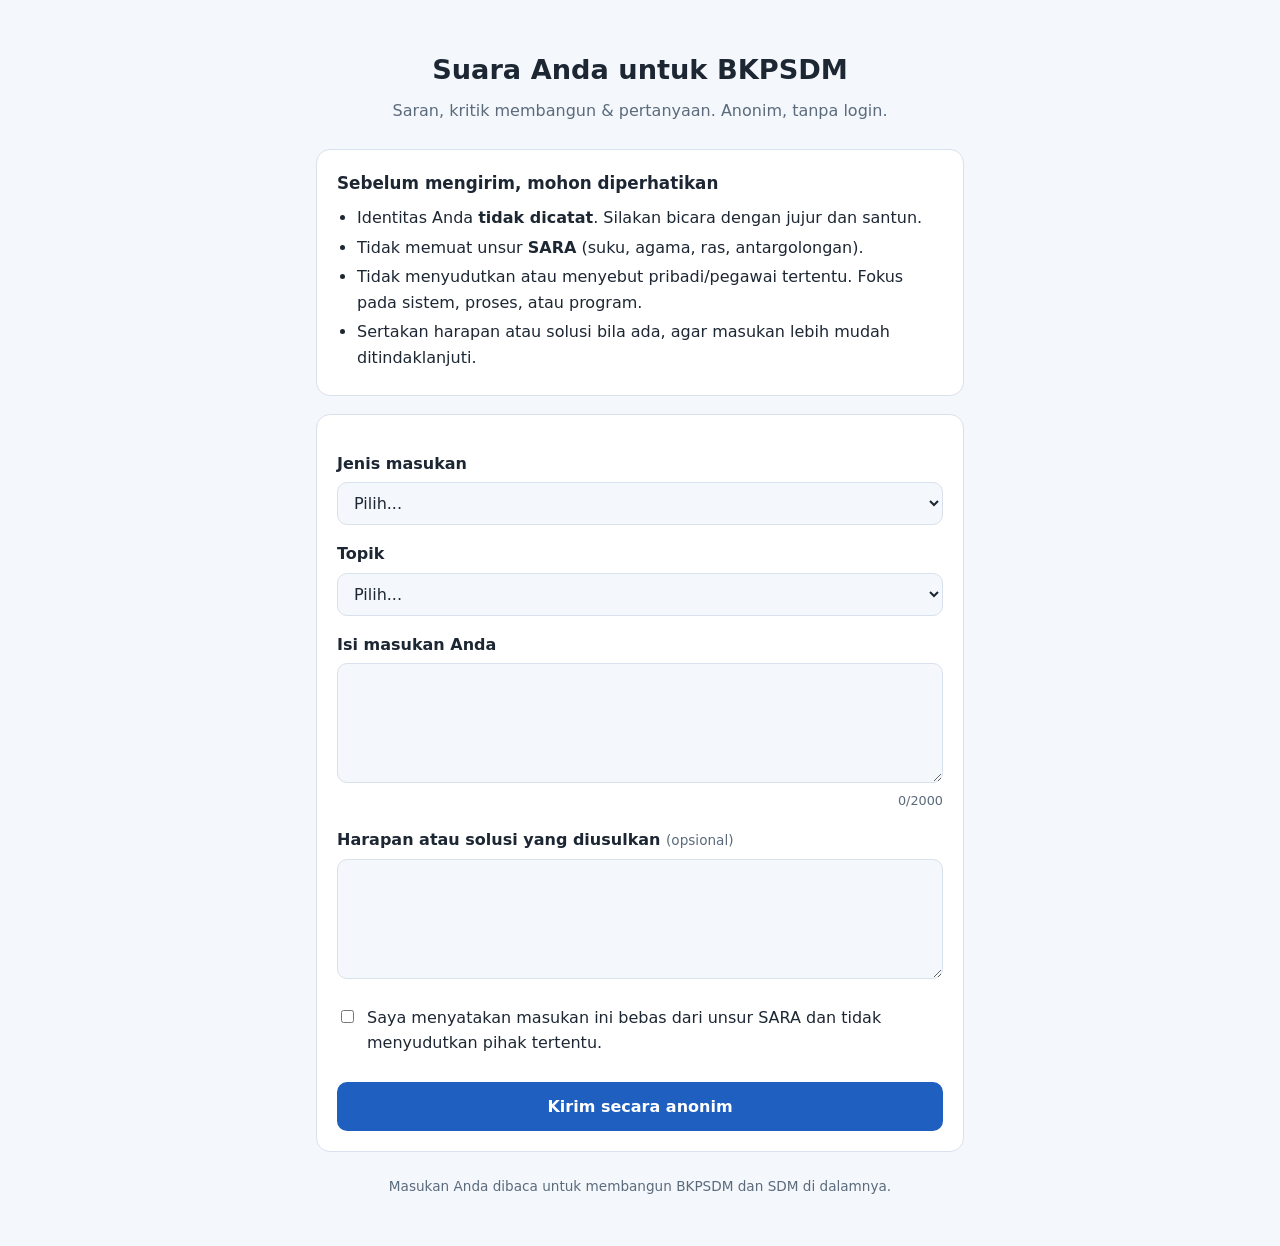
<file: index.html>
<!DOCTYPE html>
<html lang="id">
<head>
<meta charset="utf-8">
<meta name="viewport" content="width=device-width, initial-scale=1">
<title>Suara Anda untuk BKPSDM</title>
<meta name="description" content="Saran, kritik membangun, dan pertanyaan anonim untuk BKPSDM.">
<meta name="robots" content="noindex">
<link rel="icon" href="data:image/svg+xml,<svg xmlns='http://www.w3.org/2000/svg' viewBox='0 0 100 100'><text y='.9em' font-size='90'>💬</text></svg>">
<link rel="stylesheet" href="style.css">
</head>
<body>
<div class="wrap">
  <header>
    <h1>Suara Anda untuk BKPSDM</h1>
    <p>Saran, kritik membangun &amp; pertanyaan. Anonim, tanpa login.</p>
  </header>

  <section class="card rules">
    <h2>Sebelum mengirim, mohon diperhatikan</h2>
    <ul>
      <li>Identitas Anda <strong>tidak dicatat</strong>. Silakan bicara dengan jujur dan santun.</li>
      <li>Tidak memuat unsur <strong>SARA</strong> (suku, agama, ras, antargolongan).</li>
      <li>Tidak menyudutkan atau menyebut pribadi/pegawai tertentu. Fokus pada sistem, proses, atau program.</li>
      <li>Sertakan harapan atau solusi bila ada, agar masukan lebih mudah ditindaklanjuti.</li>
    </ul>
  </section>

  <form id="f" class="card" novalidate autocomplete="off">
    <label for="jenis">Jenis masukan</label>
    <select id="jenis" required>
      <option value="">Pilih...</option>
      <option>Pertanyaan</option>
      <option>Saran</option>
      <option>Kritik Membangun</option>
      <option>Apresiasi</option>
    </select>

    <label for="topik">Topik</label>
    <select id="topik" required>
      <option value="">Pilih...</option>
      <option>Pengembangan kompetensi</option>
      <option>Layanan kepegawaian</option>
      <option>Karier &amp; mutasi</option>
      <option>Tata kelola pegawai/kantor BKPSDM</option>
      <option>Webinar NGOPI</option>
      <option>Lainnya</option>
    </select>

    <label for="isi">Isi masukan Anda</label>
    <textarea id="isi" maxlength="2000" required></textarea>
    <div class="count"><span id="c1">0</span>/2000</div>

    <label for="harapan">Harapan atau solusi yang diusulkan <span class="hint">(opsional)</span></label>
    <textarea id="harapan" maxlength="2000"></textarea>

    <!-- jebakan spam: orang tidak melihat kolom ini, bot sering mengisinya -->
    <div class="hp" aria-hidden="true"><input type="text" id="website" tabindex="-1" autocomplete="off"></div>

    <label class="check"><input type="checkbox" id="setuju">
      <span>Saya menyatakan masukan ini bebas dari unsur SARA dan tidak menyudutkan pihak tertentu.</span></label>

    <button type="submit" id="btn">Kirim secara anonim</button>
    <div id="msg" class="msg" role="status" aria-live="polite"></div>
  </form>

  <footer>Masukan Anda dibaca untuk membangun BKPSDM dan SDM di dalamnya.</footer>
</div>

<script src="config.js"></script>
<script src="script.js"></script>
</body>
</html>
</file>
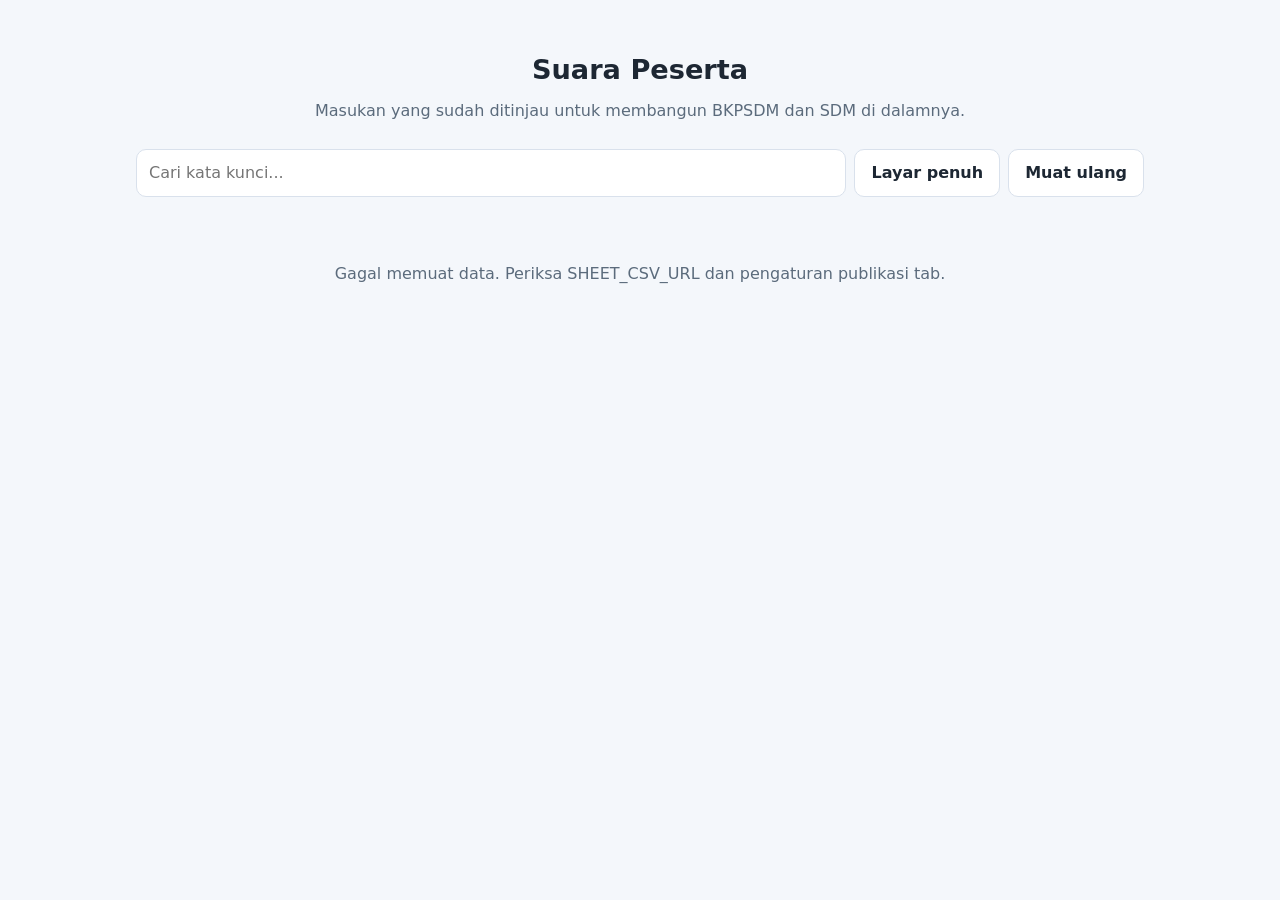
<file: hasil.html>
<!DOCTYPE html>
<html lang="id">
<head>
<meta charset="utf-8">
<meta name="viewport" content="width=device-width, initial-scale=1">
<title>Suara Peserta | BKPSDM</title>
<meta name="robots" content="noindex">
<link rel="icon" href="data:image/svg+xml,<svg xmlns='http://www.w3.org/2000/svg' viewBox='0 0 100 100'><text y='.9em' font-size='90'>📣</text></svg>">
<link rel="stylesheet" href="style.css">
<link rel="stylesheet" href="hasil.css">
</head>
<body>
<div class="wrap wide">
  <header>
    <h1>Suara Peserta</h1>
    <p>Masukan yang sudah ditinjau untuk membangun BKPSDM dan SDM di dalamnya.</p>
  </header>

  <div class="toolbar">
    <input id="q" type="search" placeholder="Cari kata kunci...">
    <button id="btnPresent" class="ghost">Layar penuh</button>
    <button id="btnReload" class="ghost">Muat ulang</button>
  </div>

  <section id="stats" class="stats"></section>
  <div id="chips" class="chips"></div>
  <div id="state" class="state"></div>
  <section id="grid" class="grid"></section>
  <footer id="upd"></footer>
</div>

<div id="stage" class="stage" hidden>
  <button id="btnExit" class="exit">Keluar (Esc)</button>
  <div id="stageCard"></div>
  <div id="stageNav" class="stage-nav"></div>
</div>

<script src="config.js"></script>
<script src="hasil.js"></script>
</body>
</html>
</file>
<file: style.css>
:root{--bg:#f4f7fb;--card:#fff;--text:#1d2733;--muted:#5b6b7c;--primary:#1f5fbf;--line:#d9e1ec;--ok:#1b7f4b;--err:#b3261e}
@media(prefers-color-scheme:dark){:root{--bg:#10161d;--card:#18212b;--text:#e8eef5;--muted:#9bacbd;--primary:#6aa3ff;--line:#2b3947;--ok:#5fd093;--err:#ff8a80}}
*{box-sizing:border-box}
body{margin:0;font-family:system-ui,-apple-system,"Segoe UI",Roboto,sans-serif;background:var(--bg);color:var(--text);line-height:1.6}
.wrap{max-width:680px;margin:0 auto;padding:24px 16px 48px}
header{text-align:center;padding:24px 0 8px}
header h1{margin:0 0 6px;font-size:1.7rem}
header p{margin:0;color:var(--muted)}
.card{background:var(--card);border:1px solid var(--line);border-radius:14px;padding:20px;margin-top:18px}
.card h2{margin:0 0 8px;font-size:1.05rem}
.rules ul{margin:0;padding-left:20px}
.rules li{margin:4px 0}
label{display:block;font-weight:600;margin:16px 0 6px}
.hint{font-weight:400;color:var(--muted);font-size:.85rem}
select,textarea{width:100%;padding:10px 12px;border:1px solid var(--line);border-radius:10px;background:var(--bg);color:var(--text);font:inherit}
textarea{min-height:120px;resize:vertical}
select:focus,textarea:focus,button:focus-visible{outline:2px solid var(--primary);outline-offset:2px}
.check{display:flex;gap:10px;align-items:flex-start;margin-top:18px;font-weight:400}
.check input{margin-top:5px}
button{margin-top:20px;width:100%;padding:12px;border:0;border-radius:10px;background:var(--primary);color:#fff;font:inherit;font-weight:600;cursor:pointer}
button:disabled{opacity:.6;cursor:default}
.msg{margin-top:14px;padding:12px;border-radius:10px;display:none}
.msg.ok{display:block;background:rgba(27,127,75,.12);color:var(--ok)}
.msg.err{display:block;background:rgba(179,38,30,.12);color:var(--err)}
.count{text-align:right;font-size:.8rem;color:var(--muted)}
.hp{position:absolute;left:-9999px;width:1px;height:1px;overflow:hidden}
footer{text-align:center;color:var(--muted);font-size:.85rem;margin-top:24px}
</file>
<file: hasil.css>
.wrap.wide{max-width:1040px}
.toolbar{display:flex;gap:8px;margin-top:18px;flex-wrap:wrap}
.toolbar input{flex:1;min-width:180px;padding:10px 12px;border:1px solid var(--line);border-radius:10px;background:var(--card);color:var(--text);font:inherit}
button.ghost{margin:0;width:auto;padding:10px 16px;background:var(--card);color:var(--text);border:1px solid var(--line)}
.stats{display:grid;grid-template-columns:repeat(auto-fit,minmax(280px,1fr));gap:14px;margin-top:18px}
.stat{background:var(--card);border:1px solid var(--line);border-radius:14px;padding:16px}
.stat h3{margin:0 0 10px;font-size:.95rem;color:var(--muted);font-weight:600}
.big{font-size:2.4rem;font-weight:700;line-height:1}
.bar{display:flex;align-items:center;gap:8px;margin:6px 0;font-size:.85rem}
.bar .name{width:42%;overflow:hidden;text-overflow:ellipsis;white-space:nowrap}
.bar .track{flex:1;background:var(--bg);border-radius:6px;height:10px;overflow:hidden}
.bar .fill{height:100%;background:var(--primary);border-radius:6px}
.bar .n{width:24px;text-align:right;color:var(--muted)}
.chips{display:flex;gap:8px;flex-wrap:wrap;margin-top:18px}
.chip{margin:0;width:auto;padding:6px 14px;border-radius:999px;background:var(--card);color:var(--text);border:1px solid var(--line);font-weight:500;font-size:.85rem}
.chip.on{background:var(--primary);color:#fff;border-color:var(--primary)}
.state{text-align:center;color:var(--muted);margin-top:28px}
.grid{columns:300px;column-gap:14px;margin-top:16px}
.c2{break-inside:avoid;background:var(--card);border:1px solid var(--line);border-left:5px solid var(--accent,var(--primary));border-radius:12px;padding:16px;margin:0 0 14px}
.c2 .tags{display:flex;gap:6px;flex-wrap:wrap;margin-bottom:8px}
.tag{font-size:.72rem;font-weight:600;padding:2px 9px;border-radius:999px;background:var(--bg);color:var(--muted)}
.tag.j{background:var(--accent,var(--primary));color:#fff}
.c2 p{margin:0;white-space:pre-wrap;word-wrap:break-word}
.c2 .hrp{margin-top:10px;padding-top:10px;border-top:1px dashed var(--line);font-size:.9rem;color:var(--muted)}
.c2 .hrp b{color:var(--text)}
[data-j="Pertanyaan"]{--accent:#1f5fbf}
[data-j="Saran"]{--accent:#1b7f4b}
[data-j="Kritik Membangun"]{--accent:#c96a00}
[data-j="Apresiasi"]{--accent:#8a3fc4}
.stage{position:fixed;inset:0;background:var(--bg);display:flex;flex-direction:column;align-items:center;justify-content:center;padding:6vh 6vw;z-index:10}
.stage[hidden]{display:none}
.stage .c2{width:100%;max-width:1000px;margin:0;padding:4vh 4vw;border-left-width:10px}
.stage .c2 p{font-size:clamp(1.3rem,3.2vw,2.6rem);line-height:1.4}
.stage .c2 .hrp{font-size:clamp(1rem,2vw,1.6rem)}
.stage .tag{font-size:clamp(.8rem,1.4vw,1.1rem)}
.stage .exit{position:absolute;top:14px;right:14px;width:auto;margin:0;padding:8px 14px;background:var(--card);color:var(--text);border:1px solid var(--line)}
.stage-nav{margin-top:18px;color:var(--muted)}
</file>
